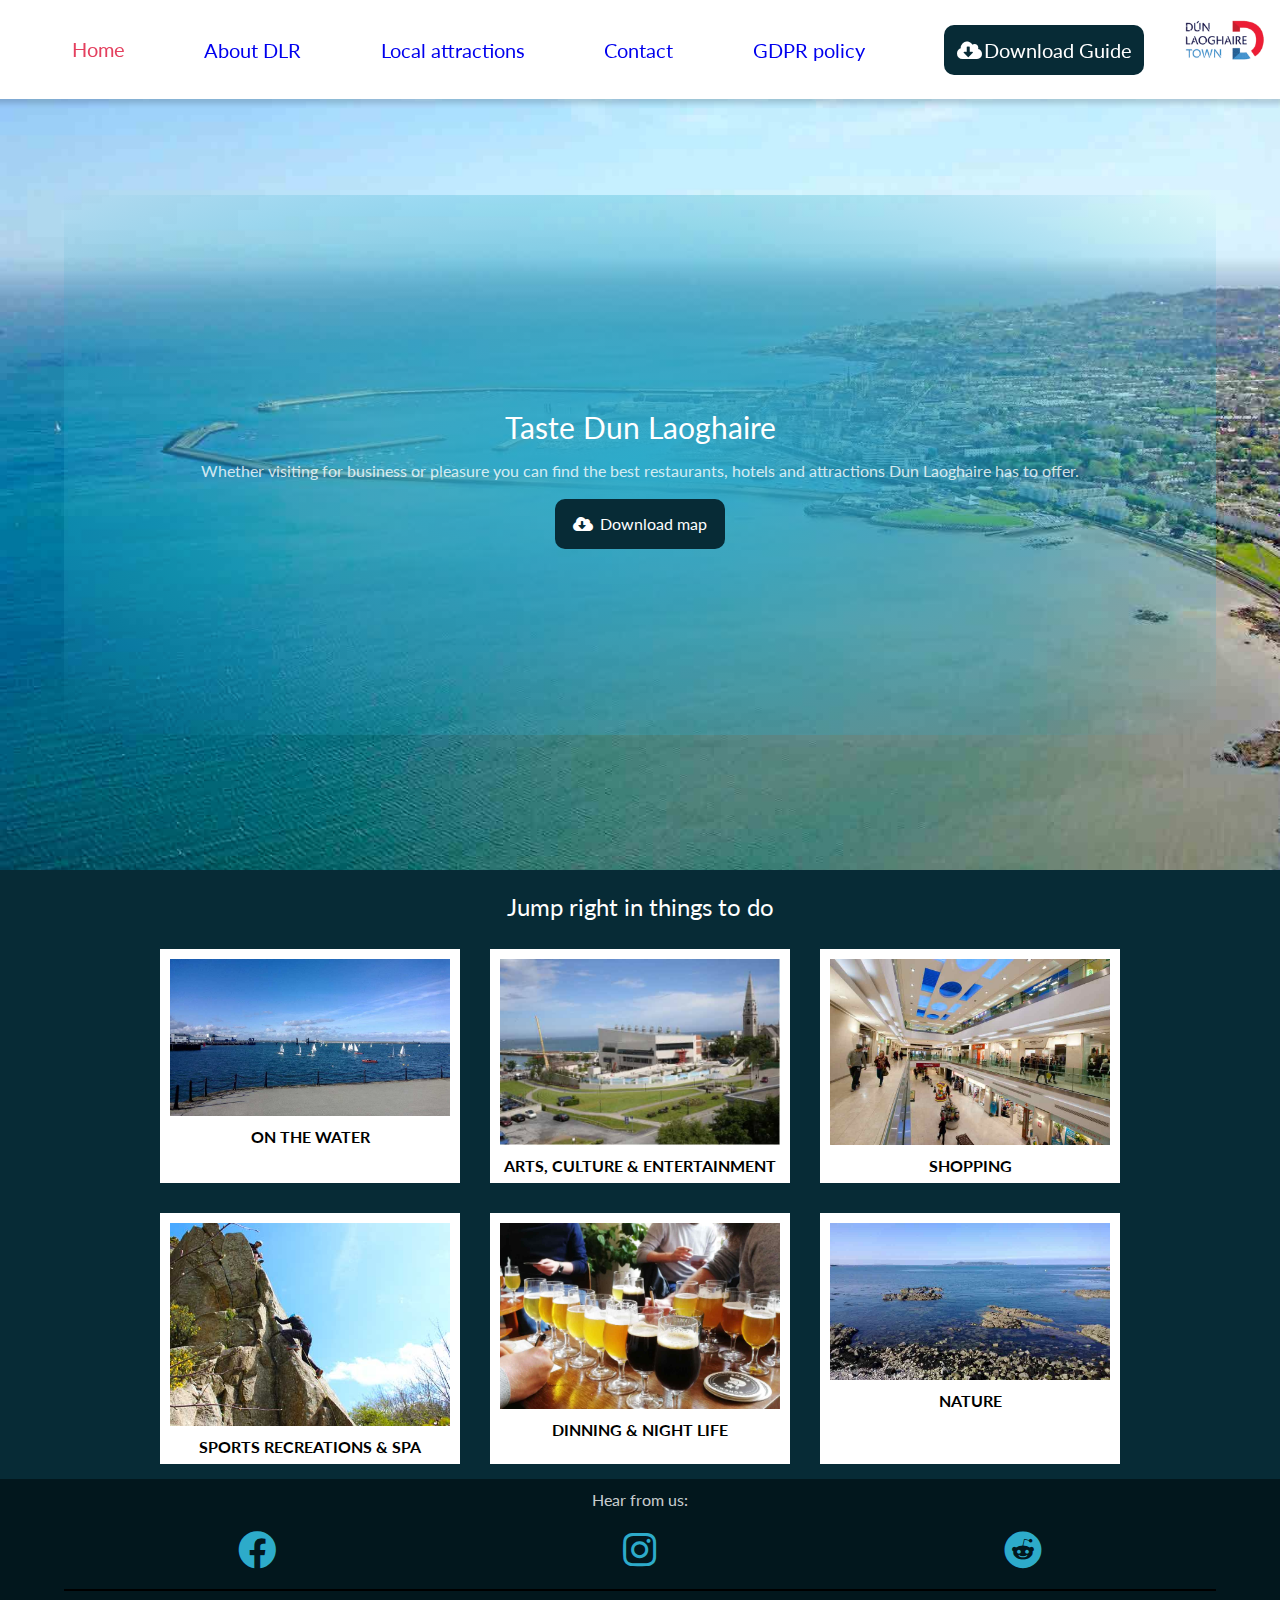
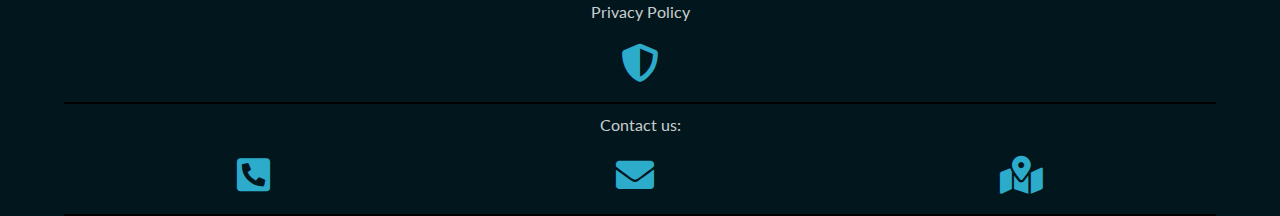
<file: index.html>
<!DOCTYPE html>
<html lang="en">
  <head>
    <meta charset="UTF-8" />
    <meta name="viewport" content="width=device-width, initial-scale=1.0" />
    <meta http-equiv="X-UA-Compatible" content="ie=edge" />
    <title>Explore Dun Laoghaire</title>
    <link rel="stylesheet" href="css/reset.css" />
    <link
      rel="stylesheet"
      href="https://cdnjs.cloudflare.com/ajax/libs/font-awesome/5.11.2/css/all.min.css"
    />
    <link
      href="https://fonts.googleapis.com/css?family=Lato:400,700&display=swap"
      rel="stylesheet"
    />
    <link rel="stylesheet" href="css/my-style.css" />
  </head>
  <body>
    <header>
      <div class="mobile-menu">
        <div class="menu-wrap">
          <input type="checkbox" class="toggler" />
          <div class="hamburger"><div></div></div>
          <div class="menu">
            <div>
              <div>
                <ul>
                  <li class="active-page"><a href="index.html">Home</a></li>
                  <li><a href="about.html">About DLR</a></li>
                  <li><a href="attractions.html">Local attractions</a></li>
                  <li><a href="contact.html">Contact</a></li>
                  <li><a href="privacy.html">GDPR policy</a></li>
                  <li>
                    <a
                      href="#"
                      class="button-component"
                      download="assets/downloadable-data/3227_rpt_dlrtourismstrategy_rev4_0.pdf"
                      ><span><i class="fas fa-cloud-download-alt"></i></span
                      >Download Guide</a
                    >
                  </li>
                </ul>
              </div>
            </div>
          </div>
        </div>

        <!-- End of .logo -->
      </div>
      <!--End of .mobile-menu-->
      <nav>
        <ul>
          <li class="active-page"><a href="index.html">Home</a></li>
          <li><a href="about.html">About DLR</a></li>
          <li><a href="attractions.html">Local attractions</a></li>
          <li>
            <a href="contact.html">Contact</a>
          </li>
          <li><a href="privacy.html">GDPR policy</a></li>
          <li>
            <a
              href="#"
              class="button-component"
              download="assets/downloadable-data/3227_rpt_dlrtourismstrategy_rev4_0.pdf"
              ><span><i class="fas fa-cloud-download-alt"></i></span
              >Download Guide</a
            >
          </li>
        </ul>
      </nav>
      <!-- End of nav -->
      <div class="logo">
        <img src="assets/images/dlh-town-logo.gif" alt="logo" />
      </div>
    </header>

    <main>
      <div class="landing home">
        <div class="section">
          <div class="message">
            <h1>Taste Dun Laoghaire</h1>
            <p>
              Whether visiting for business or pleasure you can find the best
              restaurants, hotels and attractions Dun Laoghaire has to offer.
            </p>
            <a
              href="resources/17311223_1343703459009490_6380084399470864335_o.jpg"
              class="button-component"
              download="assets/images/Dive-into-Dun-Laoghaire-1150x767.jpg"
              ><span><i class="fas fa-cloud-download-alt"></i></span> Download
              map</a
            >
          </div>
          <!-- End of .message -->
        </div>
        <!-- End of .section -->
        <div class="landing__hero">
          <img src="assets/images/home-page-hero.jpg" alt="Hero image">
        </div>
      </div>
      <!-- End of .landing -->
      <div class="activities">
        <div class="section">
          <h2>Jump right in <span>things to do</span></h2>
          <div class="cards">
            <div class="cards__card">
              <img src="assets/images/sailing.jpg" alt="Young sailors" />
              <p>on the water</p>
            </div>
            <div class="cards__card">
              <img src="assets/images/library.jpg" alt="DLR Lexicon library" />
              <p>arts, culture &amp; entertainment</p>
            </div>
            <div class="cards__card">
              <img
                src="assets/images/dlr-shoppingcentre.jpg"
                alt="DLR Shopping Centre"
              />
              <p>shopping</p>
            </div>
            <div class="cards__card">
              <img
                src="assets/images/Rock-Climbing-Dalkey-Adventure-Time.jpg"
                alt="Rock climbing Dalkey"
              />
              <p>sports recreations &amp; spa</p>
            </div>
            <div class="cards__card">
              <img
                src="assets/images/dinning.jpg"
                alt="Dinning in Dun LAoghaire"
              />
              <p>Dinning &amp; night life</p>
            </div>
            <div class="cards__card">
              <img src="assets/images/sandycove.jpg" alt="Sandycove beach" />
              <p>nature</p>
            </div>
          </div>
          <!-- End of .cards -->
        </div>
        <!-- End of section -->
      </div>
    </main>
    <footer>
      <div class="section">
        <!-- List with the social media icons -->
        <div class="footer__social_media">
          <h3>Hear from us:</h3>
          <ul>
            <li>
              <a href=""><i class="fab fa-facebook"></i></a>
            </li>
            <li>
              <a href=""><i class="fab fa-instagram"></i></a>
            </li>
            <li>
              <a href=""><i class="fab fa-reddit"></i></a>
            </li>
          </ul>
        </div>
        <!-- End of .footer__social_media -->
        <!-- Link to Privacy page -->
        <div class="footer__privacy">
          <h3>Privacy Policy</h3>
          <a href="privacy.html" target="_blank"
            ><i class="fas fa-shield-alt"></i
          ></a>
        </div>

        <!-- end of .footer__privacy -->
        <!-- A list of different contact media -->
        <div class="footer__contact_details">
          <h3>Contact us:</h3>
          <ul>
            <li>
              <a href="tel:1-562-867-5309"
                ><i class="fas fa-phone-square-alt"></i
              ></a>
            </li>
            <li>
              <a
                href="mailto:someone@example.com?Subject=Hello%20again"
                target="_top"
                ><i class="fas fa-envelope"></i
              ></a>
            </li>
            <li>
              <a
                href="#"
                download="assets/images/Dive-into-Dun-Laoghaire-1150x767.jpg"
                ><i class="fas fa-map-marked-alt"></i
              ></a>
            </li>
          </ul>
        </div>
        <!-- End of .footer__contact_details -->
      </div>
    </footer>
  </body>
</html>
</file>
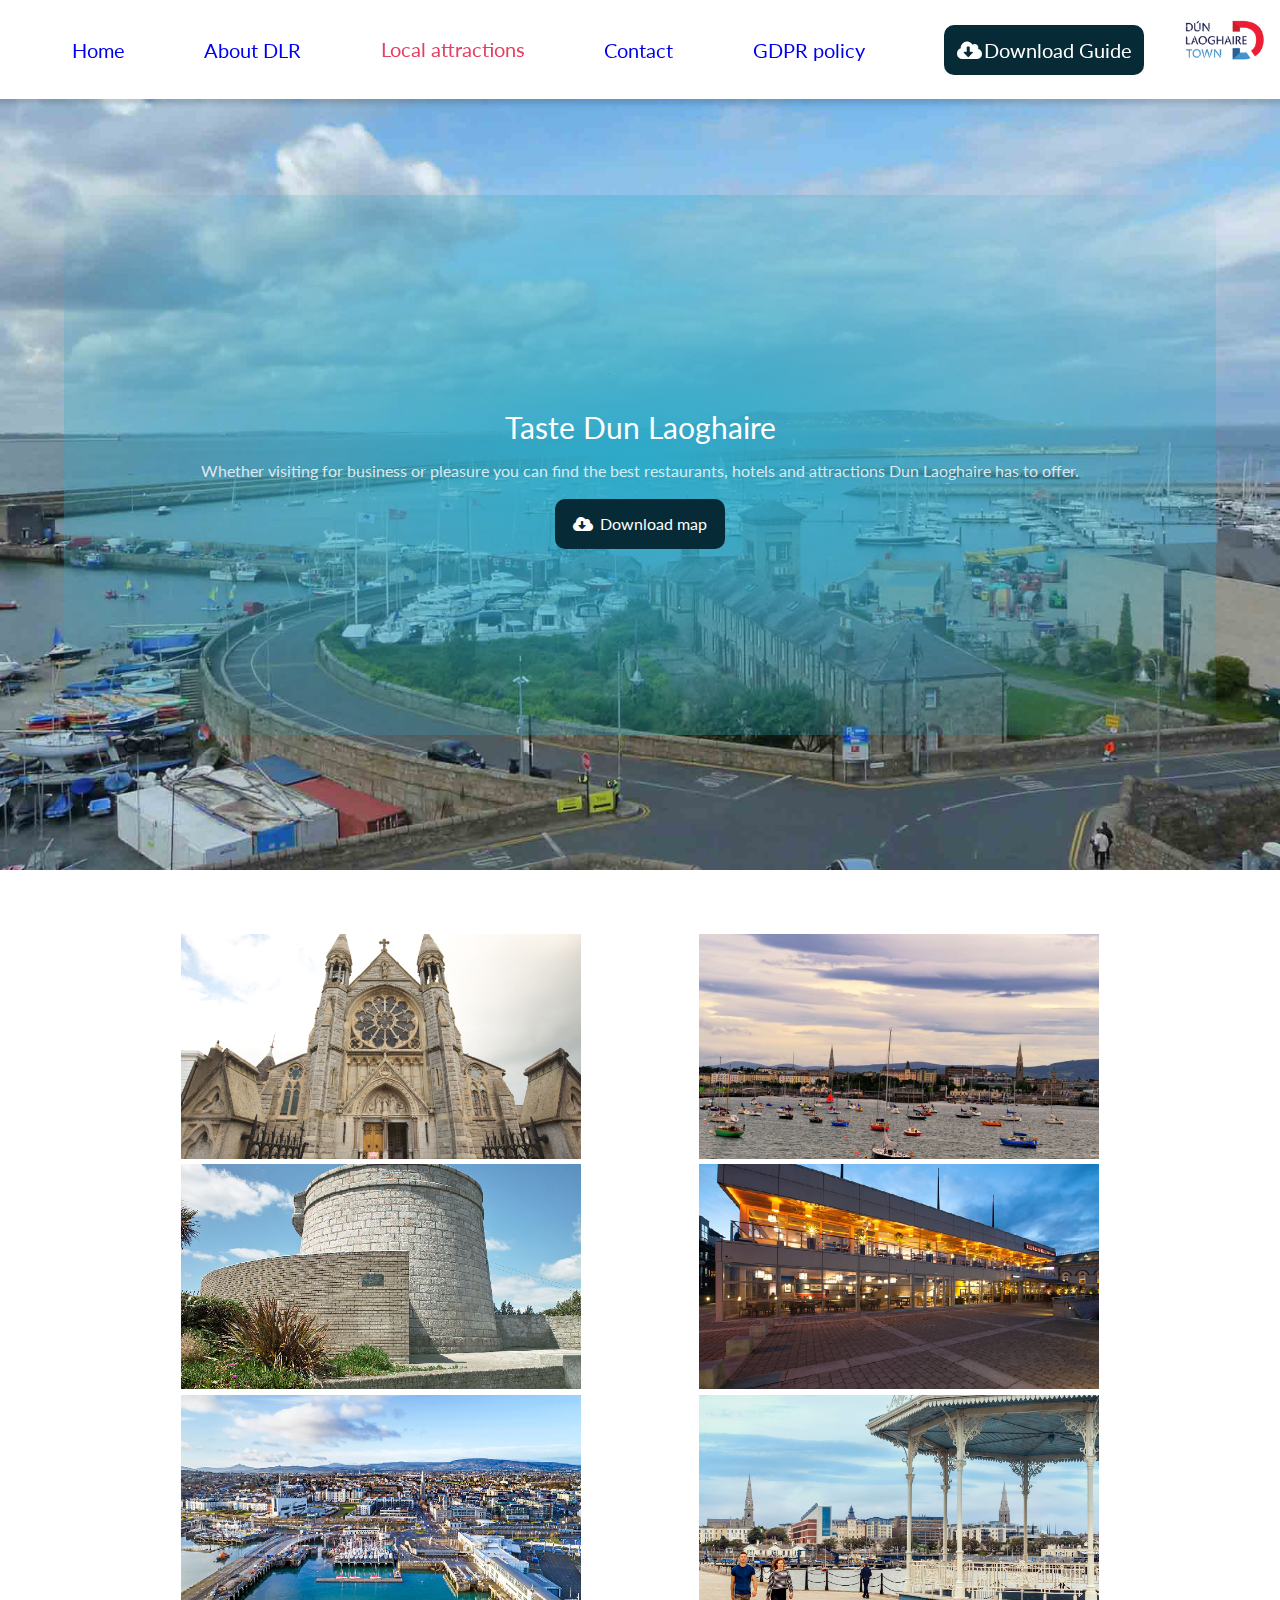
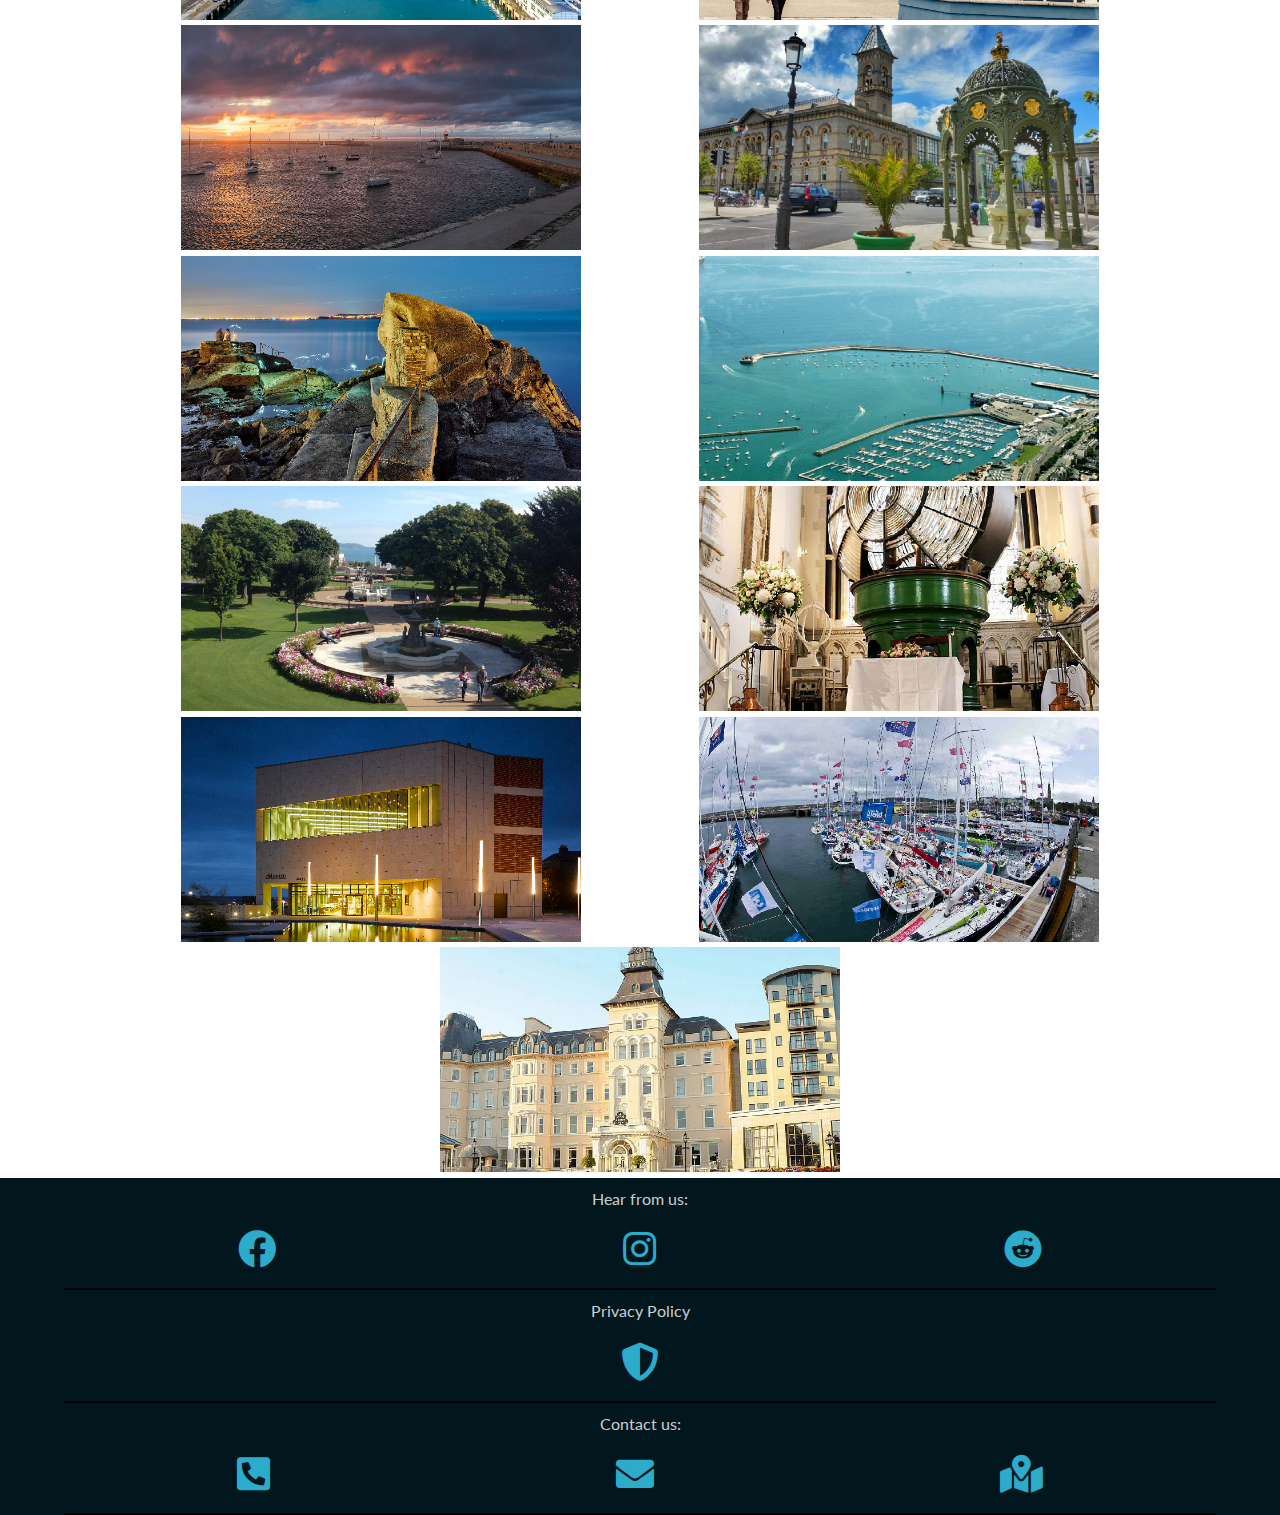
<file: attractions.html>
<!DOCTYPE html>
<html lang="en">
  <head>
    <meta charset="UTF-8" />
    <meta name="viewport" content="width=device-width, initial-scale=1.0" />
    <meta http-equiv="X-UA-Compatible" content="ie=edge" />
    <title>Explore Dun Laoghaire</title>
    <link rel="stylesheet" href="css/reset.css" />
    <link rel="stylesheet" href="css/lightbox.css" />
    <link
      rel="stylesheet"
      href="https://cdnjs.cloudflare.com/ajax/libs/font-awesome/5.11.2/css/all.min.css"
    />
    <link
      href="https://fonts.googleapis.com/css?family=Lato:400,700&display=swap"
      rel="stylesheet"
    />
    <link rel="stylesheet" href="css/my-style.css" />
  </head>
  <body>
    <header>
      <div class="mobile-menu">
        <div class="menu-wrap">
          <input type="checkbox" class="toggler" />
          <div class="hamburger"><div></div></div>
          <div class="menu">
            <div>
              <div>
                <ul>
                  <li><a href="index.html">Home</a></li>
                  <li><a href="about.html">About DLR</a></li>
                  <li class="active-page">
                    <a href="attractions.html">Local attractions</a>
                  </li>
                  <li><a href="contact.html">Contact</a></li>
                  <li><a href="privacy.html">GDPR policy</a></li>
                  <li>
                    <a
                      href="#"
                      class="button-component"
                      download="assets/downloadable-data/3227_rpt_dlrtourismstrategy_rev4_0.pdf"
                      ><span><i class="fas fa-cloud-download-alt"></i></span
                      >Download Guide</a
                    >
                  </li>
                </ul>
              </div>
            </div>
          </div>
        </div>
      </div>
      <!--End of .mobile-menu-->
      <nav>
        <ul>
          <li><a href="index.html">Home</a></li>
          <li><a href="about.html">About DLR</a></li>
          <li class="active-page"><a href="attractions.html">Local attractions</a></li>
          <li>
            <a href="contact.html">Contact</a>
          </li>
          <li><a href="privacy.html">GDPR policy</a></li>
          <li>
            <a
              href="#"
              class="button-component"
              download="assets/downloadable-data/3227_rpt_dlrtourismstrategy_rev4_0.pdf"
              ><span><i class="fas fa-cloud-download-alt"></i></span
              >Download Guide</a
            >
          </li>
        </ul>
      </nav>
      <!-- End of nav -->
      <div class="logo">
        <img src="assets/images/dlh-town-logo.gif" alt="logo" />
      </div>
      <!-- End of logo -->
    </header>

    <main>
      <div class="landing attractions">
        <div class="section">
          <div class="message">
            <h1>Taste Dun Laoghaire</h1>
            <p>
              Whether visiting for business or pleasure you can find the best
              restaurants, hotels and attractions Dun Laoghaire has to offer.
            </p>
            <a
              href="#"
              class="button-component"
              download="assets/downloadable-data/dlr_cycle_network_map.pdf"
              ><span><i class="fas fa-cloud-download-alt"></i></span> Download
              map</a
            >
          </div>
          <!-- End of .message -->
        </div>
        <!-- End of .section -->
        <div class="landing__hero">
          <img src="assets/images/attractions-hero.jpg" alt="Hero image" />
        </div>
      </div>
      <!-- End of .landing -->
      <div class="attractions">
        <div class="section">
          <h2>Some of the </h2>
          <div class="attractions__gallery">
            <a
              href="assets/images/01.png"
              data-lightbox="Dun Laoghaire attractions"
              data-title="St Joseph’s Church in Glasthule"
              ><img src="assets/images/01.png" alt=""
            /></a>
            <a
              href="assets/images/02.png"
              data-lightbox="Dun Laoghaire attractions"
              data-title="Dun Laoghaire harbour"
              ><img src="assets/images/02.png" alt=""
            /></a>
            <a
              href="assets/images/03.png"
              data-lightbox="Dun Laoghaire attractions"
              data-title="James Joice Museum"
              ><img src="assets/images/03.png" alt=""
            /></a>
            <a
              href="assets/images/04.png"
              data-lightbox="Dun Laoghaire attractions"
              data-title="The Pavilion Centre"
              ><img src="assets/images/04.png" alt=""
            /></a>
            <a
              href="assets/images/05.png"
              data-lightbox="Dun Laoghaire attractions"
              data-title="Dun Laoghaire harbour view"
              ><img src="assets/images/05.png" alt=""
            /></a>
            <a
              href="assets/images/06.png"
              data-lightbox="Dun Laoghaire attractions"
              data-title="East Pier Sun Shelter"
              ><img src="assets/images/06.png" alt=""
            /></a>
            <a
              href="assets/images/07.png"
              data-lightbox="Dun Laoghaire attractions"
              data-title="Dun Laoghaire East Pier"
              ><img src="assets/images/07.png" alt=""
            /></a>
            <a
              href="assets/images/08.png"
              data-lightbox="Dun Laoghaire attractions"
              data-title="Dun Laoghaire Drinking Fountain"
              ><img src="assets/images/08.png" alt=""
            /></a>
            <a
              href="assets/images/09.png"
              data-lightbox="Dun Laoghaire attractions"
              data-title="40 Foot"
              ><img src="assets/images/09.png" alt=""
            /></a>
            <a
              href="assets/images/10.png"
              data-lightbox="Dun Laoghaire attractions"
              data-title="East Pier View"
              ><img src="assets/images/10.png" alt=""
            /></a>
            <a
              href="assets/images/11.png"
              data-lightbox="Dun Laoghaire attractions"
              data-title="People's Park"
              ><img src="assets/images/11.png" alt=""
            /></a>
            <a
              href="assets/images/12.png"
              data-lightbox="Dun Laoghaire attractions"
              data-title="Marina Museum"
              ><img src="assets/images/12.png" alt=""
            /></a>
            <a
              href="assets/images/13.png"
              data-lightbox="Dun Laoghaire attractions"
              data-title="Lexicon Library"
              ><img src="assets/images/13.png" alt=""
            /></a>
            <a
              href="assets/images/14.png"
              data-lightbox="Dun Laoghaire attractions"
              data-title="Yachts moored in Dun Laoghaire"
              ><img src="assets/images/14.png" alt=""
            /></a>
            <a
              href="assets/images/15.png"
              data-lightbox="Dun Laoghaire attractions"
              data-title="Royal Marine Hotel"
              ><img src="assets/images/15.png" alt=""
            /></a>
          </div>
        </div>
        <!-- End of .section -->
      </div>
      <!-- End of .attractions -->
    </main>
    <footer>
      <div class="section">
        <!-- List with the social media icons -->
        <div class="footer__social_media">
          <h3>Hear from us:</h3>
          <ul>
            <li>
              <a href=""><i class="fab fa-facebook"></i></a>
            </li>
            <li>
              <a href=""><i class="fab fa-instagram"></i></a>
            </li>
            <li>
              <a href=""><i class="fab fa-reddit"></i></a>
            </li>
          </ul>
        </div>
        <!-- End of .footer__social_media -->
        <!-- Link to Privacy page -->
        <div class="footer__privacy">
          <h3>Privacy Policy</h3>
          <a href="privacy.html" target="_blank"
            ><i class="fas fa-shield-alt"></i
          ></a>
        </div>

        <!-- end of .footer__privacy -->
        <!-- A list of different contact media -->
        <div class="footer__contact_details">
          <h3>Contact us:</h3>
          <ul>
            <li>
              <a href="tel:1-562-867-5309"
                ><i class="fas fa-phone-square-alt"></i
              ></a>
            </li>
            <li>
              <a
                href="mailto:someone@example.com?Subject=Hello%20again"
                target="_top"
                ><i class="fas fa-envelope"></i
              ></a>
            </li>
            <li>
              <a
                href="#"
                download="assets/images/Dive-into-Dun-Laoghaire-1150x767.jpg"
                ><i class="fas fa-map-marked-alt"></i
              ></a>
            </li>
          </ul>
        </div>
        <!-- End of .footer__contact_details -->
      </div>
    </footer>
    <script src="assets/js/lightBox/lightbox-plus-jquery.min.js"></script>
  </body>
</html>
</file>
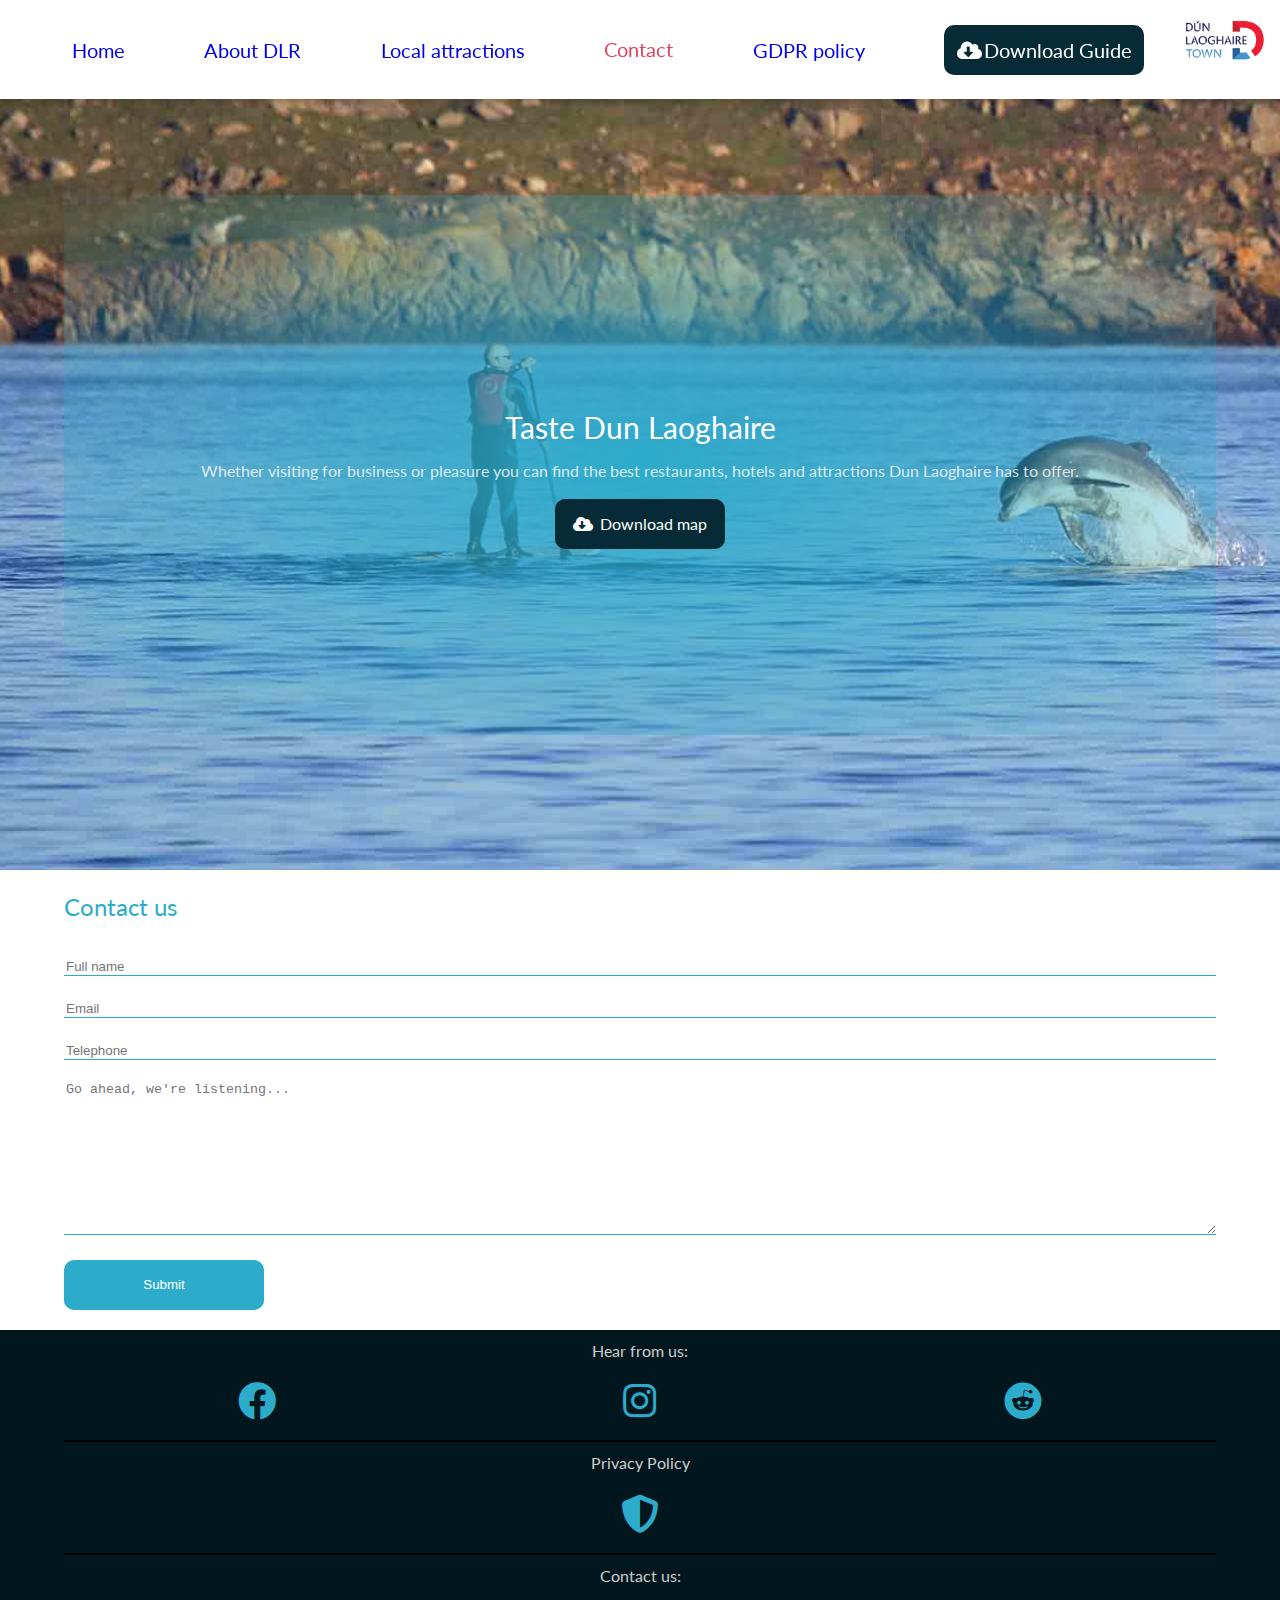
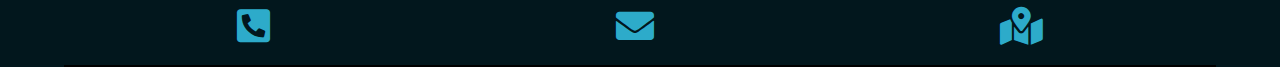
<file: contact.html>
<!DOCTYPE html>
<html lang="en">
  <head>
    <meta charset="UTF-8" />
    <meta name="viewport" content="width=device-width, initial-scale=1.0" />
    <meta http-equiv="X-UA-Compatible" content="ie=edge" />
    <title>Explore Dun Laoghaire</title>
    <link rel="stylesheet" href="css/reset.css" />
    <link
      rel="stylesheet"
      href="https://cdnjs.cloudflare.com/ajax/libs/font-awesome/5.11.2/css/all.min.css"
    />
    <link
      href="https://fonts.googleapis.com/css?family=Lato:400,700&display=swap"
      rel="stylesheet"
    />
    <link rel="stylesheet" href="css/my-style.css" />
  </head>
  <body>
    <header>
      <div class="mobile-menu">
        <div class="menu-wrap">
          <input type="checkbox" class="toggler" />
          <div class="hamburger"><div></div></div>
          <div class="menu">
            <div>
              <div>
                <ul>
                  <li><a href="index.html">Home</a></li>
                  <li><a href="about.html">About DLR</a></li>
                  <li><a href="attractions.html">Local attractions</a></li>
                  <li class="active-page"><a href="contact.html">Contact</a></li>
                  <li><a href="privacy.html">GDPR policy</a></li>
                  <li>
                    <a
                      href="#"
                      class="button-component"
                      download="assets/downloadable-data/3227_rpt_dlrtourismstrategy_rev4_0.pdf"
                      ><span><i class="fas fa-cloud-download-alt"></i></span
                      >Download Guide</a
                    >
                  </li>
                </ul>
              </div>
            </div>
          </div>
        </div>
      </div>
      <!--End of .mobile-menu-->
      <nav>
        <ul>
          <li><a href="index.html">Home</a></li>
          <li><a href="about.html">About DLR</a></li>
          <li><a href="attractions.html">Local attractions</a></li>
          <li class="active-page">
            <a href="contact.html">Contact</a>
          </li>
          <li><a href="privacy.html">GDPR policy</a></li>
          <li>
            <a
              href="#"
              class="button-component"
              download="assets/downloadable-data/3227_rpt_dlrtourismstrategy_rev4_0.pdf"
              ><span><i class="fas fa-cloud-download-alt"></i></span
              >Download Guide</a
            >
          </li>
        </ul>
      </nav>
      <!-- End of nav -->
      <div class="logo">
        <img src="assets/images/dlh-town-logo.gif" alt="logo" />
      </div>
      <!-- End of .logo -->
    </header>
    <main>
      <div class="landing contact">
        <div class="section">
          <div class="message">
            <h1>Taste Dun Laoghaire</h1>
            <p>
              Whether visiting for business or pleasure you can find the best
              restaurants, hotels and attractions Dun Laoghaire has to offer.
            </p>
            <a
              href="resources/17311223_1343703459009490_6380084399470864335_o.jpg"
              class="button-component"
              download="assets/images/Dive-into-Dun-Laoghaire-1150x767.jpg"
              ><span><i class="fas fa-cloud-download-alt"></i></span> Download
              map</a
            >
          </div>
          <!-- End of .message -->
        </div>
        <!-- End of .section -->
        <div class="landing__hero">
          <img src="assets/images/contact-hero.jpg" alt="Hero image" />
        </div>
      </div>
      <!-- End of .landing -->
      <div class="contact-form">
        <div class="section">
          <h2>Contact us</h2>
          <form action="">
            <input type="text" name="name" id="name" placeholder="Full name" required>
            <input type="email" name="email" id="email" placeholder="Email" required>
            <input type="tel" name="telephone" id="telephone" placeholder="Telephone" required>
            <textarea name="message" id="message" cols="30" rows="10" placeholder="Go ahead, we're listening..."></textarea>
            <input type="submit" value="Submit" class="button-component">
          </form>
        </div>
        <!-- End of .section -->
      </div>
      <!-- End of .contact-form -->
    </main>
    <footer>
      <div class="section">
        <!-- List with the social media icons -->
        <div class="footer__social_media">
          <h3>Hear from us:</h3>
          <ul>
            <li>
              <a href=""><i class="fab fa-facebook"></i></a>
            </li>
            <li>
              <a href=""><i class="fab fa-instagram"></i></a>
            </li>
            <li>
              <a href=""><i class="fab fa-reddit"></i></a>
            </li>
          </ul>
        </div>
        <!-- End of .footer__social_media -->
        <!-- Link to Privacy page -->
        <div class="footer__privacy">
          <h3>Privacy Policy</h3>
          <a href="privacy.html" target="_blank"
            ><i class="fas fa-shield-alt"></i
          ></a>
        </div>

        <!-- end of .footer__privacy -->
        <!-- A list of different contact media -->
        <div class="footer__contact_details">
          <h3>Contact us:</h3>
          <ul>
            <li>
              <a href="tel:1-562-867-5309"
                ><i class="fas fa-phone-square-alt"></i
              ></a>
            </li>
            <li>
              <a
                href="mailto:someone@example.com?Subject=Hello%20again"
                target="_top"
                ><i class="fas fa-envelope"></i
              ></a>
            </li>
            <li>
              <a
                href="#"
                download="assets/images/Dive-into-Dun-Laoghaire-1150x767.jpg"
                ><i class="fas fa-map-marked-alt"></i
              ></a>
            </li>
          </ul>
        </div>
        <!-- End of .footer__contact_details -->
      </div>
    </footer>
  </body>
</html>
</file>
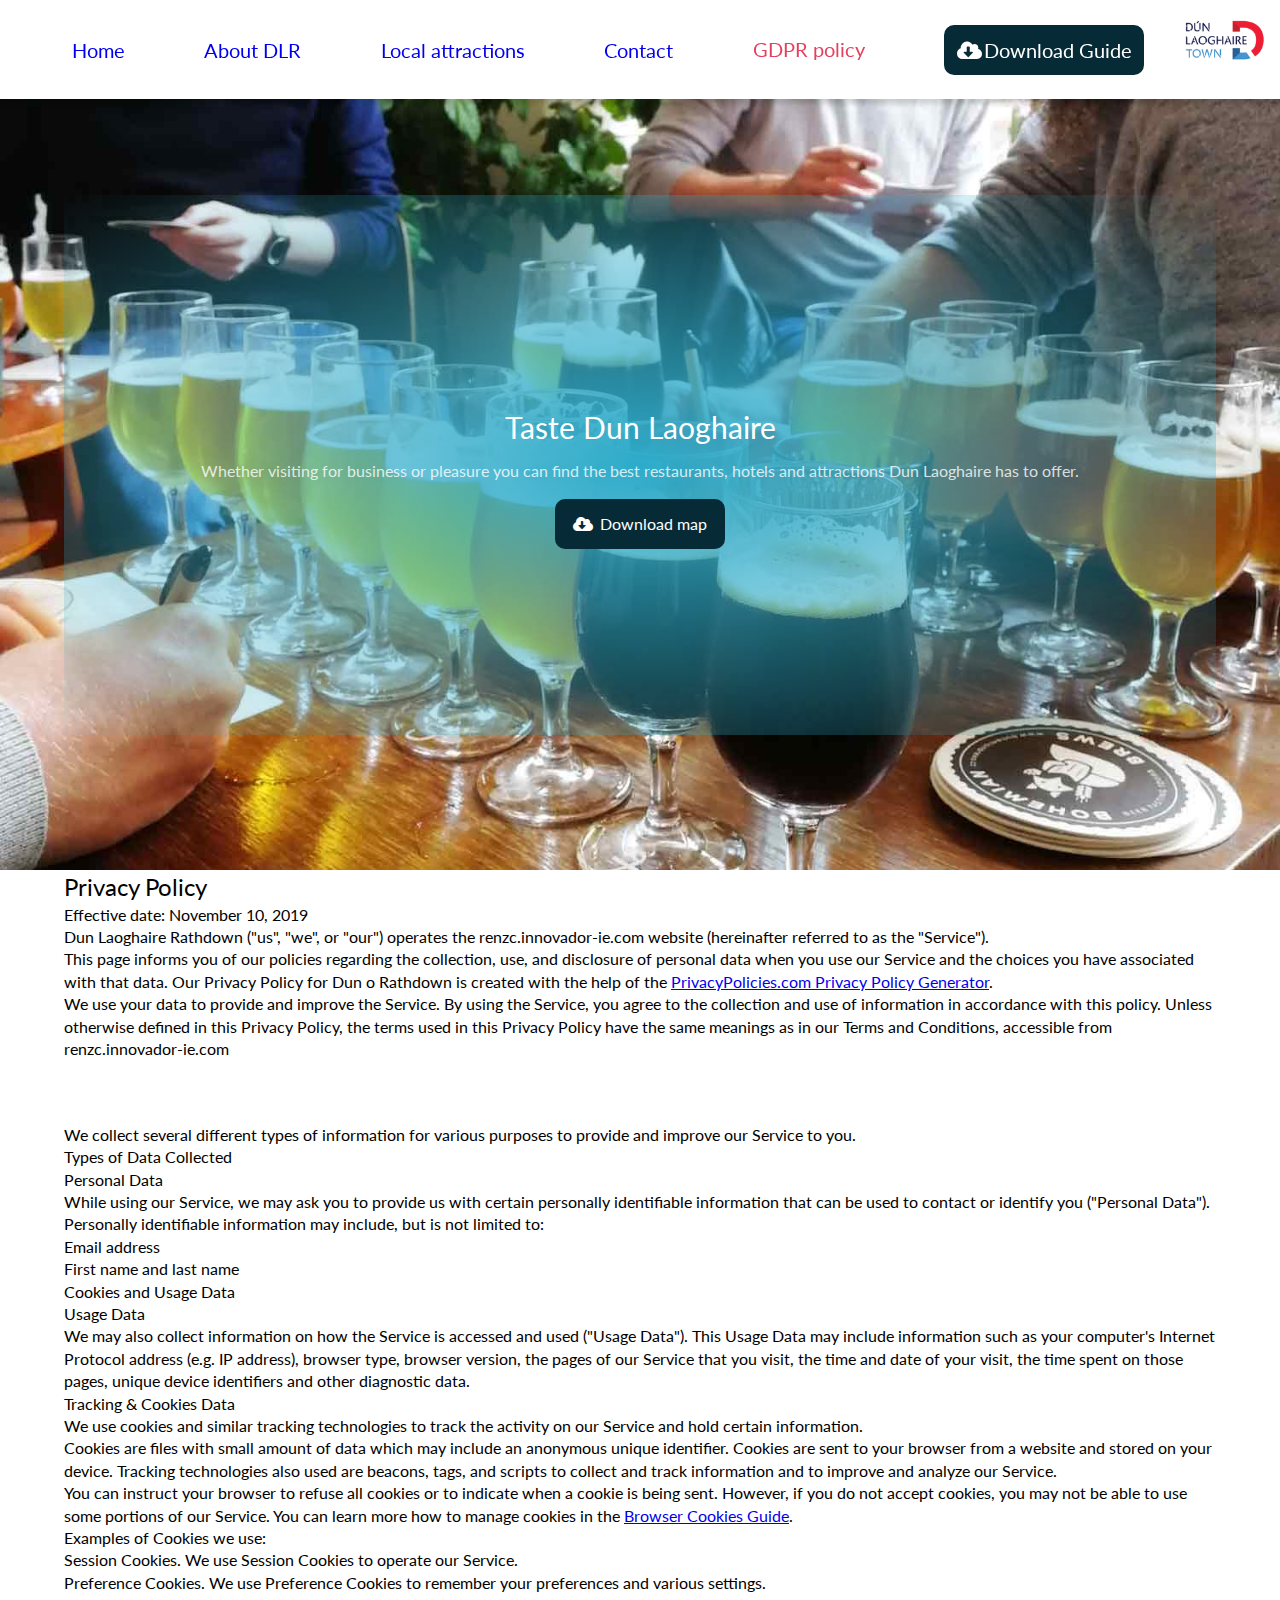
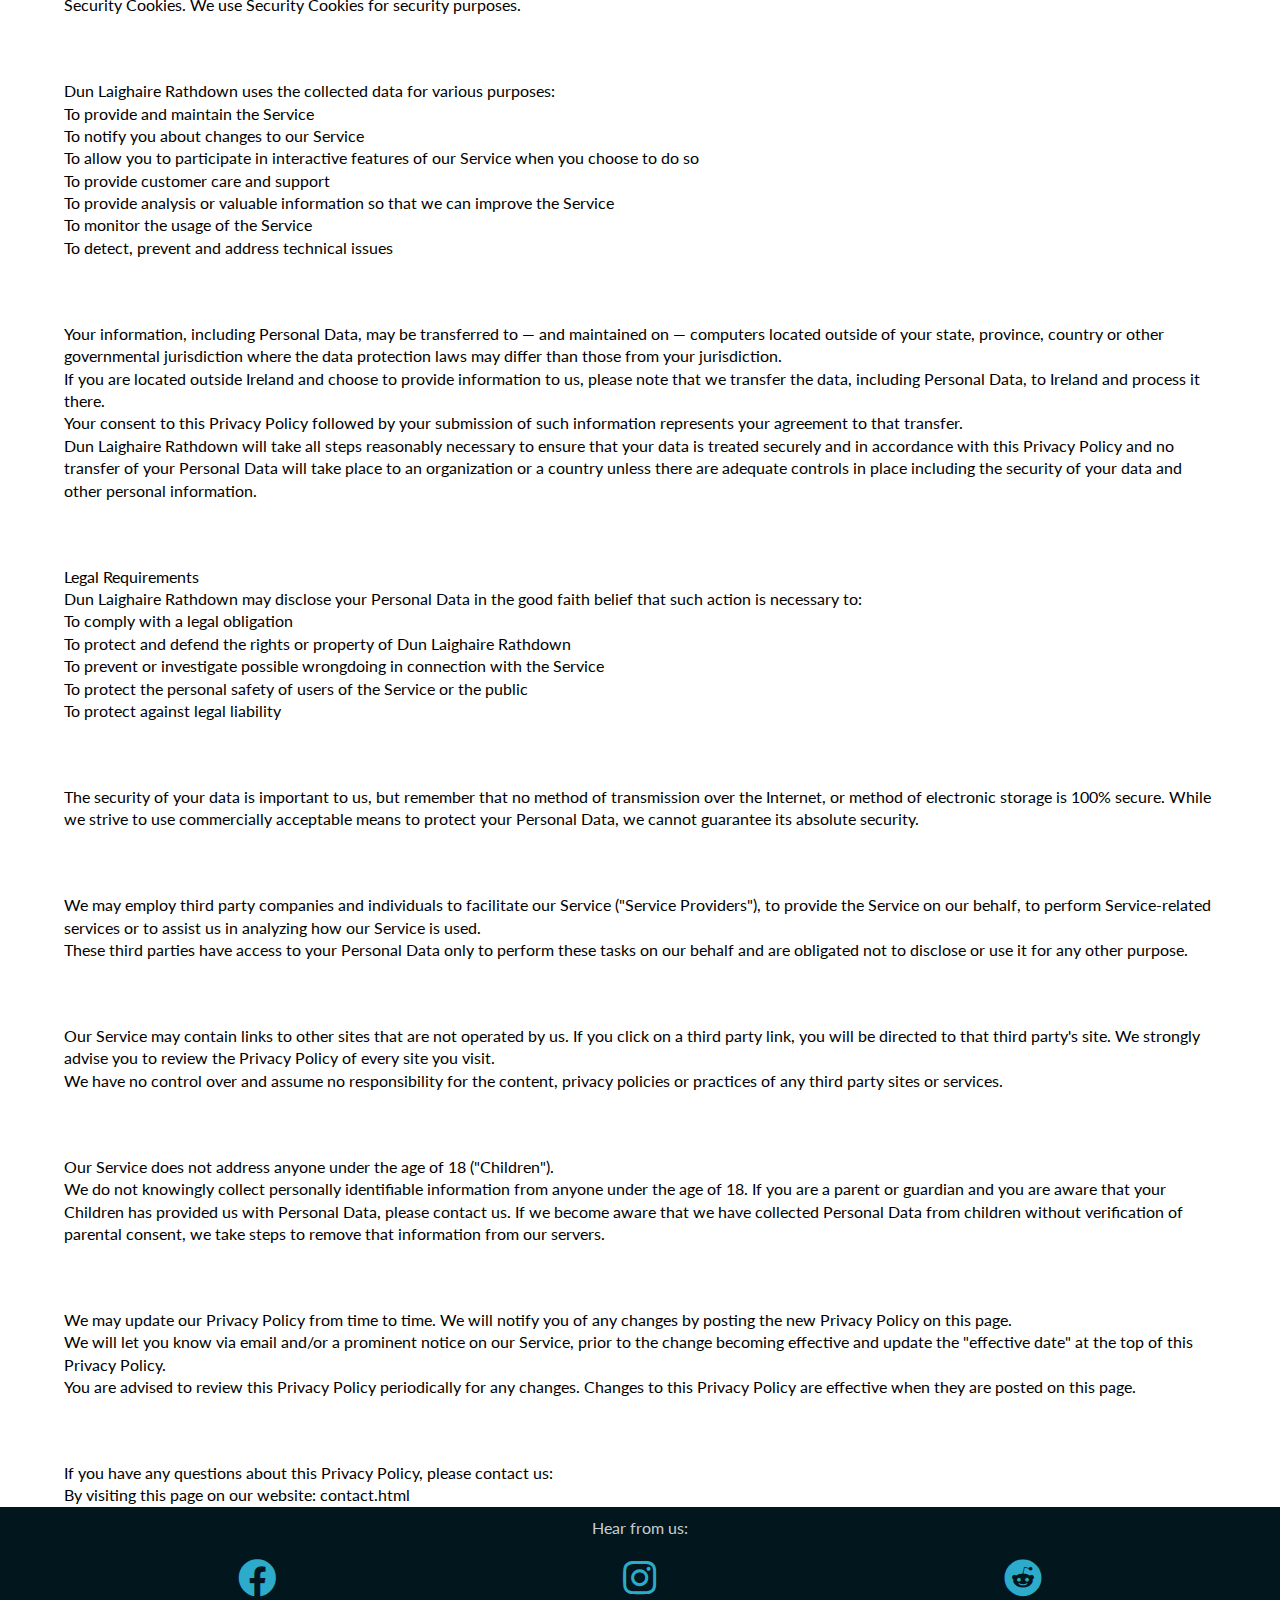
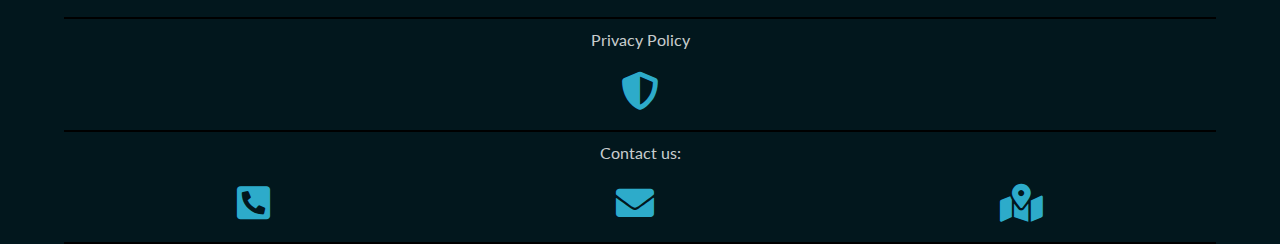
<file: privacy.html>
<!DOCTYPE html>
<html lang="en">
  <head>
    <meta charset="UTF-8" />
    <meta name="viewport" content="width=device-width, initial-scale=1.0" />
    <meta http-equiv="X-UA-Compatible" content="ie=edge" />
    <title>Explore Dun Laoghaire</title>
    <link rel="stylesheet" href="css/reset.css" />
    <link
      rel="stylesheet"
      href="https://cdnjs.cloudflare.com/ajax/libs/font-awesome/5.11.2/css/all.min.css"
    />
    <link
      href="https://fonts.googleapis.com/css?family=Lato:400,700&display=swap"
      rel="stylesheet"
    />
    <link rel="stylesheet" href="css/my-style.css" />
  </head>
  <body>
    <header>
      <div class="mobile-menu">
        <div class="menu-wrap">
          <input type="checkbox" class="toggler" />
          <div class="hamburger"><div></div></div>
          <div class="menu">
            <div>
              <div>
                <ul>
                  <li><a href="index.html">Home</a></li>
                  <li><a href="about.html">About DLR</a></li>
                  <li><a href="attractions.html">Local attractions</a></li>
                  <li>
                    <a href="contact.html">Contact</a>
                  </li>
                  <li class="active-page"><a href="privacy.html">GDPR policy</a></li>
                  <li>
                    <a
                      href="#"
                      class="button-component"
                      download="assets/downloadable-data/3227_rpt_dlrtourismstrategy_rev4_0.pdf"
                      ><span><i class="fas fa-cloud-download-alt"></i></span
                      >Download Guide</a
                    >
                  </li>
                </ul>
              </div>
            </div>
          </div>
        </div>
      </div>
      <!--End of .mobile-menu-->
      <nav>
        <ul>
          <li><a href="index.html">Home</a></li>
          <li><a href="about.html">About DLR</a></li>
          <li><a href="attractions.html">Local attractions</a></li>
          <li>
            <a href="contact.html">Contact</a>
          </li>
          <li class="active-page"><a href="privacy.html">GDPR policy</a></li>
          <li>
            <a
              href="#"
              class="button-component"
              download="assets/downloadable-data/3227_rpt_dlrtourismstrategy_rev4_0.pdf"
              ><span><i class="fas fa-cloud-download-alt"></i></span
              >Download Guide</a
            >
          </li>
        </ul>
      </nav>
      <!-- End of nav -->
      <div class="logo">
        <img src="assets/images/dlh-town-logo.gif" alt="logo" />
      </div>
      <!-- End of .logo -->
    </header>

    <main>
      <div class="landing privacyDGPR">
        <div class="section">
          <div class="message">
            <h1>Taste Dun Laoghaire</h1>
            <p>
              Whether visiting for business or pleasure you can find the best
              restaurants, hotels and attractions Dun Laoghaire has to offer.
            </p>
            <a
              href="resources/17311223_1343703459009490_6380084399470864335_o.jpg"
              class="button-component"
              download="assets/images/Dive-into-Dun-Laoghaire-1150x767.jpg"
              ><span><i class="fas fa-cloud-download-alt"></i></span> Download
              map</a
            >
          </div>
          <!-- End of .message -->
        </div>
        <!-- End of .section -->
        <div class="landing__hero">
          <img src="assets/images/dinning.jpg" alt="Hero image" />
        </div>
      </div>
      <!-- End of .landing -->
      <div class="section privacy">
        <h1>Privacy Policy</h1>

        <p>Effective date: November 10, 2019</p>

        <p>
          Dun Laoghaire Rathdown ("us", "we", or "our") operates the
          renzc.innovador-ie.com website (hereinafter referred to as the
          "Service").
        </p>

        <p>
          This page informs you of our policies regarding the collection, use,
          and disclosure of personal data when you use our Service and the
          choices you have associated with that data. Our Privacy Policy for Dun
          o Rathdown is created with the help of the
          <a
            href="https://www.privacypolicies.com/free-privacy-policy-generator/"
            >PrivacyPolicies.com Privacy Policy Generator</a
          >.
        </p>

        <p>
          We use your data to provide and improve the Service. By using the
          Service, you agree to the collection and use of information in
          accordance with this policy. Unless otherwise defined in this Privacy
          Policy, the terms used in this Privacy Policy have the same meanings
          as in our Terms and Conditions, accessible from renzc.innovador-ie.com
        </p>

        <h2>Information Collection And Use</h2>

        <p>
          We collect several different types of information for various purposes
          to provide and improve our Service to you.
        </p>

        <h3>Types of Data Collected</h3>

        <h4>Personal Data</h4>

        <p>
          While using our Service, we may ask you to provide us with certain
          personally identifiable information that can be used to contact or
          identify you ("Personal Data"). Personally identifiable information
          may include, but is not limited to:
        </p>

        <ul>
          <li>Email address</li>
          <li>First name and last name</li>
          <li>Cookies and Usage Data</li>
        </ul>

        <h4>Usage Data</h4>

        <p>
          We may also collect information on how the Service is accessed and
          used ("Usage Data"). This Usage Data may include information such as
          your computer's Internet Protocol address (e.g. IP address), browser
          type, browser version, the pages of our Service that you visit, the
          time and date of your visit, the time spent on those pages, unique
          device identifiers and other diagnostic data.
        </p>

        <h4>Tracking & Cookies Data</h4>
        <p>
          We use cookies and similar tracking technologies to track the activity
          on our Service and hold certain information.
        </p>
        <p>
          Cookies are files with small amount of data which may include an
          anonymous unique identifier. Cookies are sent to your browser from a
          website and stored on your device. Tracking technologies also used are
          beacons, tags, and scripts to collect and track information and to
          improve and analyze our Service.
        </p>
        <p>
          You can instruct your browser to refuse all cookies or to indicate
          when a cookie is being sent. However, if you do not accept cookies,
          you may not be able to use some portions of our Service. You can learn
          more how to manage cookies in the
          <a href="https://privacypolicies.com/blog/how-to-delete-cookies/"
            >Browser Cookies Guide</a
          >.
        </p>
        <p>Examples of Cookies we use:</p>
        <ul>
          <li>
            <strong>Session Cookies.</strong> We use Session Cookies to operate
            our Service.
          </li>
          <li>
            <strong>Preference Cookies.</strong> We use Preference Cookies to
            remember your preferences and various settings.
          </li>
          <li>
            <strong>Security Cookies.</strong> We use Security Cookies for
            security purposes.
          </li>
        </ul>

        <h2>Use of Data</h2>

        <p>
          Dun Laighaire Rathdown uses the collected data for various purposes:
        </p>
        <ul>
          <li>To provide and maintain the Service</li>
          <li>To notify you about changes to our Service</li>
          <li>
            To allow you to participate in interactive features of our Service
            when you choose to do so
          </li>
          <li>To provide customer care and support</li>
          <li>
            To provide analysis or valuable information so that we can improve
            the Service
          </li>
          <li>To monitor the usage of the Service</li>
          <li>To detect, prevent and address technical issues</li>
        </ul>

        <h2>Transfer Of Data</h2>
        <p>
          Your information, including Personal Data, may be transferred to — and
          maintained on — computers located outside of your state, province,
          country or other governmental jurisdiction where the data protection
          laws may differ than those from your jurisdiction.
        </p>
        <p>
          If you are located outside Ireland and choose to provide information
          to us, please note that we transfer the data, including Personal Data,
          to Ireland and process it there.
        </p>
        <p>
          Your consent to this Privacy Policy followed by your submission of
          such information represents your agreement to that transfer.
        </p>
        <p>
          Dun Laighaire Rathdown will take all steps reasonably necessary to
          ensure that your data is treated securely and in accordance with this
          Privacy Policy and no transfer of your Personal Data will take place
          to an organization or a country unless there are adequate controls in
          place including the security of your data and other personal
          information.
        </p>

        <h2>Disclosure Of Data</h2>

        <h3>Legal Requirements</h3>
        <p>
          Dun Laighaire Rathdown may disclose your Personal Data in the good
          faith belief that such action is necessary to:
        </p>
        <ul>
          <li>To comply with a legal obligation</li>
          <li>
            To protect and defend the rights or property of Dun Laighaire
            Rathdown
          </li>
          <li>
            To prevent or investigate possible wrongdoing in connection with the
            Service
          </li>
          <li>
            To protect the personal safety of users of the Service or the public
          </li>
          <li>To protect against legal liability</li>
        </ul>

        <h2>Security Of Data</h2>
        <p>
          The security of your data is important to us, but remember that no
          method of transmission over the Internet, or method of electronic
          storage is 100% secure. While we strive to use commercially acceptable
          means to protect your Personal Data, we cannot guarantee its absolute
          security.
        </p>

        <h2>Service Providers</h2>
        <p>
          We may employ third party companies and individuals to facilitate our
          Service ("Service Providers"), to provide the Service on our behalf,
          to perform Service-related services or to assist us in analyzing how
          our Service is used.
        </p>
        <p>
          These third parties have access to your Personal Data only to perform
          these tasks on our behalf and are obligated not to disclose or use it
          for any other purpose.
        </p>

        <h2>Links To Other Sites</h2>
        <p>
          Our Service may contain links to other sites that are not operated by
          us. If you click on a third party link, you will be directed to that
          third party's site. We strongly advise you to review the Privacy
          Policy of every site you visit.
        </p>
        <p>
          We have no control over and assume no responsibility for the content,
          privacy policies or practices of any third party sites or services.
        </p>

        <h2>Children's Privacy</h2>
        <p>
          Our Service does not address anyone under the age of 18 ("Children").
        </p>
        <p>
          We do not knowingly collect personally identifiable information from
          anyone under the age of 18. If you are a parent or guardian and you
          are aware that your Children has provided us with Personal Data,
          please contact us. If we become aware that we have collected Personal
          Data from children without verification of parental consent, we take
          steps to remove that information from our servers.
        </p>

        <h2>Changes To This Privacy Policy</h2>
        <p>
          We may update our Privacy Policy from time to time. We will notify you
          of any changes by posting the new Privacy Policy on this page.
        </p>
        <p>
          We will let you know via email and/or a prominent notice on our
          Service, prior to the change becoming effective and update the
          "effective date" at the top of this Privacy Policy.
        </p>
        <p>
          You are advised to review this Privacy Policy periodically for any
          changes. Changes to this Privacy Policy are effective when they are
          posted on this page.
        </p>

        <h2>Contact Us</h2>
        <p>
          If you have any questions about this Privacy Policy, please contact
          us:
        </p>
        <ul>
          <li>By visiting this page on our website: contact.html</li>
        </ul>
      </div>
    </main>
    <footer>
      <div class="section">
        <!-- List with the social media icons -->
        <div class="footer__social_media">
          <h3>Hear from us:</h3>
          <ul>
            <li>
              <a href=""><i class="fab fa-facebook"></i></a>
            </li>
            <li>
              <a href=""><i class="fab fa-instagram"></i></a>
            </li>
            <li>
              <a href=""><i class="fab fa-reddit"></i></a>
            </li>
          </ul>
        </div>
        <!-- End of .footer__social_media -->
        <!-- Link to Privacy page -->
        <div class="footer__privacy">
          <h3>Privacy Policy</h3>
          <a href="privacy.html" target="_blank"
            ><i class="fas fa-shield-alt"></i
          ></a>
        </div>

        <!-- end of .footer__privacy -->
        <!-- A list of different contact media -->
        <div class="footer__contact_details">
          <h3>Contact us:</h3>
          <ul>
            <li>
              <a href="tel:1-562-867-5309"
                ><i class="fas fa-phone-square-alt"></i
              ></a>
            </li>
            <li>
              <a
                href="mailto:someone@example.com?Subject=Hello%20again"
                target="_top"
                ><i class="fas fa-envelope"></i
              ></a>
            </li>
            <li>
              <a
                href="#"
                download="assets/images/Dive-into-Dun-Laoghaire-1150x767.jpg"
                ><i class="fas fa-map-marked-alt"></i
              ></a>
            </li>
          </ul>
        </div>
        <!-- End of .footer__contact_details -->
      </div>
    </footer>
  </body>
</html>
</file>
<file: css/my-style.css>
/* Css variables */
:root {
  --primary-color: rgb(45, 171, 202);
  --overlay-color: rgb(7, 43, 54);
  --message-color: rgb(255, 255, 255);
  --menu-speed: 0.75s;
  --activities-background: #4a90e2;
  --facebook-color: #3b5998;
  --instagram-color: #e4405f;
  --reddit-color: #ff4301;
  --footer-color: rgb(2, 23, 29);
}
/* Box sizing */
html {
  box-sizing: border-box;
}
*,
*:before,
*:after {
  box-sizing: inherit;
}
/* My style */

body {
  line-height: 1.4;
  position: relative;
  font-family: Lato, "Lucida Grande", Tahoma, Sans-Serif;
}
/* set the header tag to be always fixed to the top of the page */
header {
  height: 11vh;
  position: fixed;
  top: 0;
  left: 0;
  width: 100%;
  background-color: #fff;
  z-index: 99;
  box-shadow: 0px 0px 5px 5px rgba(0,0,0,.15);
}

div.mobile-menu {
  position: relative;
  height: 100%;
}

div.logo img {
  position: absolute;
  width: 60px;
  top: 0;
  right: 15px;
}

/* Menu styling starts here */
nav {
  display: none;
}

.menu-wrap {
  position: fixed;
  top: 0;
  left: 0;
  z-index: 1;
}

.menu-wrap .toggler {
  position: absolute;
  top: 0;
  left: 0;
  z-index: 2;
  cursor: pointer;
  width: 50px;
  height: 50px;
  opacity: 0;
}

.menu-wrap .hamburger {
  position: absolute;
  top: 0;
  left: 0;
  z-index: 1;
  width: 60px;
  height: 60px;
  padding: 1rem;
  display: flex;
  justify-content: center;
  align-items: center;
}

.menu-wrap .hamburger > div {
  position: relative;
  width: 100%;
  height: 2px;
  background-color:var(--primary-color);
  display: flex;
  align-items: center;
  justify-content: center;
  transition: all 0.4s ease;
}

/* Top and bottom lines */
.menu-wrap .hamburger > div:before,
.menu-wrap .hamburger > div:after {
  content: "";
  position: absolute;
  z-index: 1;
  top: -10px;
  width: 100%;
  height: 2px;
  background: inherit;
}

/* Moves the bottom line down */
.menu-wrap .hamburger > div:after {
  top: 10px;
}

/* Toggler animate */
.menu-wrap .toggler:checked + .hamburger > div {
  transform: rotate(135deg);
}

/* Turns line into X */
.menu-wrap .toggler:checked + .hamburger > div:before,
.menu-wrap .toggler:checked + .hamburger > div:after {
  top: 0;
  transform: rotate(90deg);
}

/* Rotate on hover when checked */
.menu-wrap .toggler:checked:hover + .hamburger > div {
  transform: rotate(225deg);
}

/* Show menu */
.menu-wrap .toggler:checked ~ .menu {
  visibility: visible;
}

.menu-wrap .toggler:checked ~ .menu > div {
  transform: scale(1);
  transition-duration: var(--menu-speed);
}

.menu-wrap .toggler:checked ~ .menu > div > div {
  opacity: 1;
  transition: opacity 0.4s ease;
}

/* Style the menu */
.menu-wrap .menu {
  position: fixed;
  top: 0;
  left: 0;
  width: 100%;
  height: 100%;
  visibility: hidden;
  overflow: hidden;
  display: flex;
  align-items: center;
  justify-content: center;
}

.menu-wrap .menu > div {
  background: var(--overlay-color);
  border-radius: 50%;
  width: 200vh;
  height: 200vh;
  display: flex;
  flex: none;
  justify-content: center;
  align-items: center;
  transform: scale(0);
  transition: all 0.4s ease;
}

.menu-wrap .menu > div > div {
  text-align: center;
  max-width: 90vw;
  max-height: 100vh;
  opacity: 0;
  transition: opacity 0.4s ease;
}
/* Styling the lists/ pages included in the menu/navbar */
.menu-wrap .menu > div > div > ul > li {
  color: #fff;
  font-size: 1.5rem;
  padding: 1rem;
}
/* Style for the links wrapped by the  */
.menu-wrap .menu > div > div > ul > li > a {
  color: inherit;
  text-decoration: none;
  transition: color 0.4s ease;
}

/* Styling the last child of the ul tag */
.menu-wrap .menu > div > div > ul > li:last-child > a {
  background-color: var(--primary-color);
  font-size: 16px;
}
/* Style the icon contained by the last li tag */
.menu-wrap .menu > div > div > ul > li:last-child > a i.fa-cloud-download-alt {
  padding-right: 5px;
}

.active-page {
  border-bottom: 1px solid white;
}
/* Section is set to 90% of the viewport, and later used as reference to make the website responsive */
div.section {
  width: 90%;
  margin: 0 auto;
}

/* Landing section styling */

div.landing {
  margin-top: 60px;
  background-position: center;
  background-repeat: no-repeat;
  background-size: cover;
  display: flex;
  flex-direction: column;
  justify-content: center;
  align-items: center;
  background-color: var(--primary-color);
}
div.landing div.section > div {
  color: var(--message-color);
  background-color: inherit;
  display: flex;
  flex-direction: column;
  justify-content: center;
  align-items: center;
  padding: 10px 10px 0 10px;
  
}

/* Styling the h1 tag */
div.message h1 {
  font-size: 30px;
  text-align: center;
  margin: 30px 0 10px 0;
}

/* Styling the p tag */
div.message p {
  font-size: 16px;
  line-height: 1.6;
  text-align: center;
  color: rgba(255,255,255,.8);
}

/* Styling the a tag */
div.message a {
  margin: 15px 0 15px 0;
}

div.landing__hero {
  position: relative;
}

div.landing__hero img {
  max-width: 100%;
  z-index: 1;
}

div.landing__hero::after {
  position: absolute;
    content:"";
    height:100%;
    width:100%;
    top:0;
    left:0;
    background: linear-gradient(to bottom, rgba(45,171,202,1) 0%,rgba(45,171,202,0) 100%);
    z-index: 1;
}


/* Button component which will be applied to all the button elements used on this website */
.button-component {
  border-radius: 10px;
  padding: 10px;
  background-color: var(--overlay-color);
  color: var(--message-color);
  text-decoration: none;
  height: 50px;
  width: 170px;
  display: flex;
  align-items: center;
  justify-content: space-evenly;
}

/* Activities section styling */
div.activities {
  background-color: var(--overlay-color);
}

div.activities > div {
  display: flex;
  flex-direction: column;
  align-items: center;
}

div.section h2 {
  color: #fff;
  font-size: 24px;;
  padding: 20px 0 10px 0;

}

div.cards {
  display: flex;
  flex-flow: row wrap;
  justify-content: center;
}

div.cards__card {
  display: flex;
  flex-direction: column;
  align-items: center;
  width: 300px;
  background-color: white;
  margin: 15px;
}

div.cards__card img {
  max-width: 100%;
  padding: 10px;
  background-color: white;
}

div.cards__card p {
  color: black;
  padding-bottom: 5px;
  text-align: center;
  text-transform: uppercase;
  font-weight: bold;
}

/* Footer Styling */

footer {
  background-color: var(--footer-color);
  width: 100%;
}

footer div.section {
  display: flex;
  flex-direction: column;
  align-items: center;
}

footer h3 {
  color: rgba(255,255,255,.8);
}

div.footer__social_media,
div.footer__contact_details,
div.footer__privacy {
  width: 100%;
  padding: 10px 0 10px 0;
  display: flex;
  flex-direction: column;
  align-items: center;
  border-bottom: 2px solid black;
}

div.footer__social_media ul {
  display: flex;
  justify-content: space-around;
  width: 100%;
  padding-top: 10px;
}

.fa-facebook,
.fa-instagram,
.fa-reddit,
.fa-shield-alt,
.fa-phone-square-alt,
.fa-envelope,
.fa-map-marked-alt {
  font-size: 38px;
  color: var(--primary-color);
  padding: 10px;
  border-radius: 50%;
}

div.footer__social_media ul {
  display: flex;
}

div.footer__privacy a {
  text-decoration: none;
  margin-top: 10px;
  color: var(--instagram-color);
}

div.footer__contact_details ul {
  display: flex;
  flex-direction: row;
  justify-content: space-around;
  padding-top: 10px;
  width: 100%;
}

div.footer__contact_details ul li a {
  color: var(--facebook-color);
}

/* About page styling */

div.about_dun_laoghaire {
  background-color: #fff;
  color: var(--footer-color);
  text-align: left;
  padding: 10px;
  line-height: 1.6;
}

div.about_dun_laoghaire div.section video {
  /* width="560"
  height="315" */
  width: 100%;
  margin: 20px auto;
}

div.about_dun_laoghaire div.section h2 {
  color: rgba(45,171,202,1);
}


div.about_dun_laoghaire div.section p {
  padding-bottom: 20px;
}

div.about_dun_laoghaire div.section h3 {
  font-weight: bold;
  /* color: rgba(45,171,202,1); */
  padding-bottom: 10px;
}

/* Contact form styles */

div.contact-form > div {
  margin: 0 auto;
}

div.contact-form  div.section form {
  margin: 20px auto;
}

div.contact-form h2 {
  color: var(--primary-color);
}

div.section form input,
div.section form textarea  {
  width: 100%;
  margin-bottom: 20px;
  border: none;
  border-bottom: 1px solid var(--primary-color);
}

div.section form input[type="submit"] {
 background-color: var(--primary-color);
 width: 200px;
}

/* Styling the attractions section */

div.attractions__gallery {
  display:flex;
  flex-flow: row wrap;
  justify-content: space-evenly ;
  align-content: space-between;
  
}

div.attractions__gallery img {
  max-width: 400px;
  flex: 1;
}

/* Privacy styling */

div.privacy H1 {
  font-size: 24px;
}

/* Media queries */

@media (min-width: 1024px) {

  div.mobile-menu {
    display: none;
  }

  header {
    display: flex;
    justify-content: space-around;
  }

  li.active-page a {
    color: var(--instagram-color);
  }

  nav {
    display: block;
    width: 90%;
    height: 100%;
  }
  nav ul {
    height: 100%;
    display: flex;
    justify-content: space-around;
    align-items: center;
  }

  nav ul li a {
    text-decoration: none;
    font-size: 20px;
  }

  nav ul li a:last-child {
    width: 200px;
  }

  nav ul li a:hover {
    color: var(--primary-color);
    text-decoration: underline;
  }

  div.logo img {
    width: 80px;
  }
  .button-component:hover {
    background-color: white;
    color: var(--overlay-color);
    border: 2px solid var(--overlay-color);
  }

  div.landing__hero img {
    display: none;
  }

  main div.landing {
    height: 90vh;
  }

  main div.landing.home {
    background-image: url("../assets/images/home-page-hero.jpg");
  }

  main div.landing.about {
    background-image: url("../assets/images/dlr-map.jpg");
  }

  main div.landing.attractions {
    background-image: url("../assets/images/attractions-hero.jpg");
  }

  main div.landing.contact {
    background-image: url("../assets/images/contact-hero.jpg");
  }

  main div.landing.privacyDGPR {
    background-image: url("../assets/images/dinning.jpg");
  }

  main div.landing.home .section .message,
  main div.landing.about .section .message,
  main div.landing.attractions .message,
  main div.landing.contact .message,
  main div.landing.privacyDGPR .message {
    background: radial-gradient( rgba(45,171,202,9) 0%,rgba(45,171,202,0) 100%);
    height: 60vh;
    width: 100%;;
  }
}
</file>
